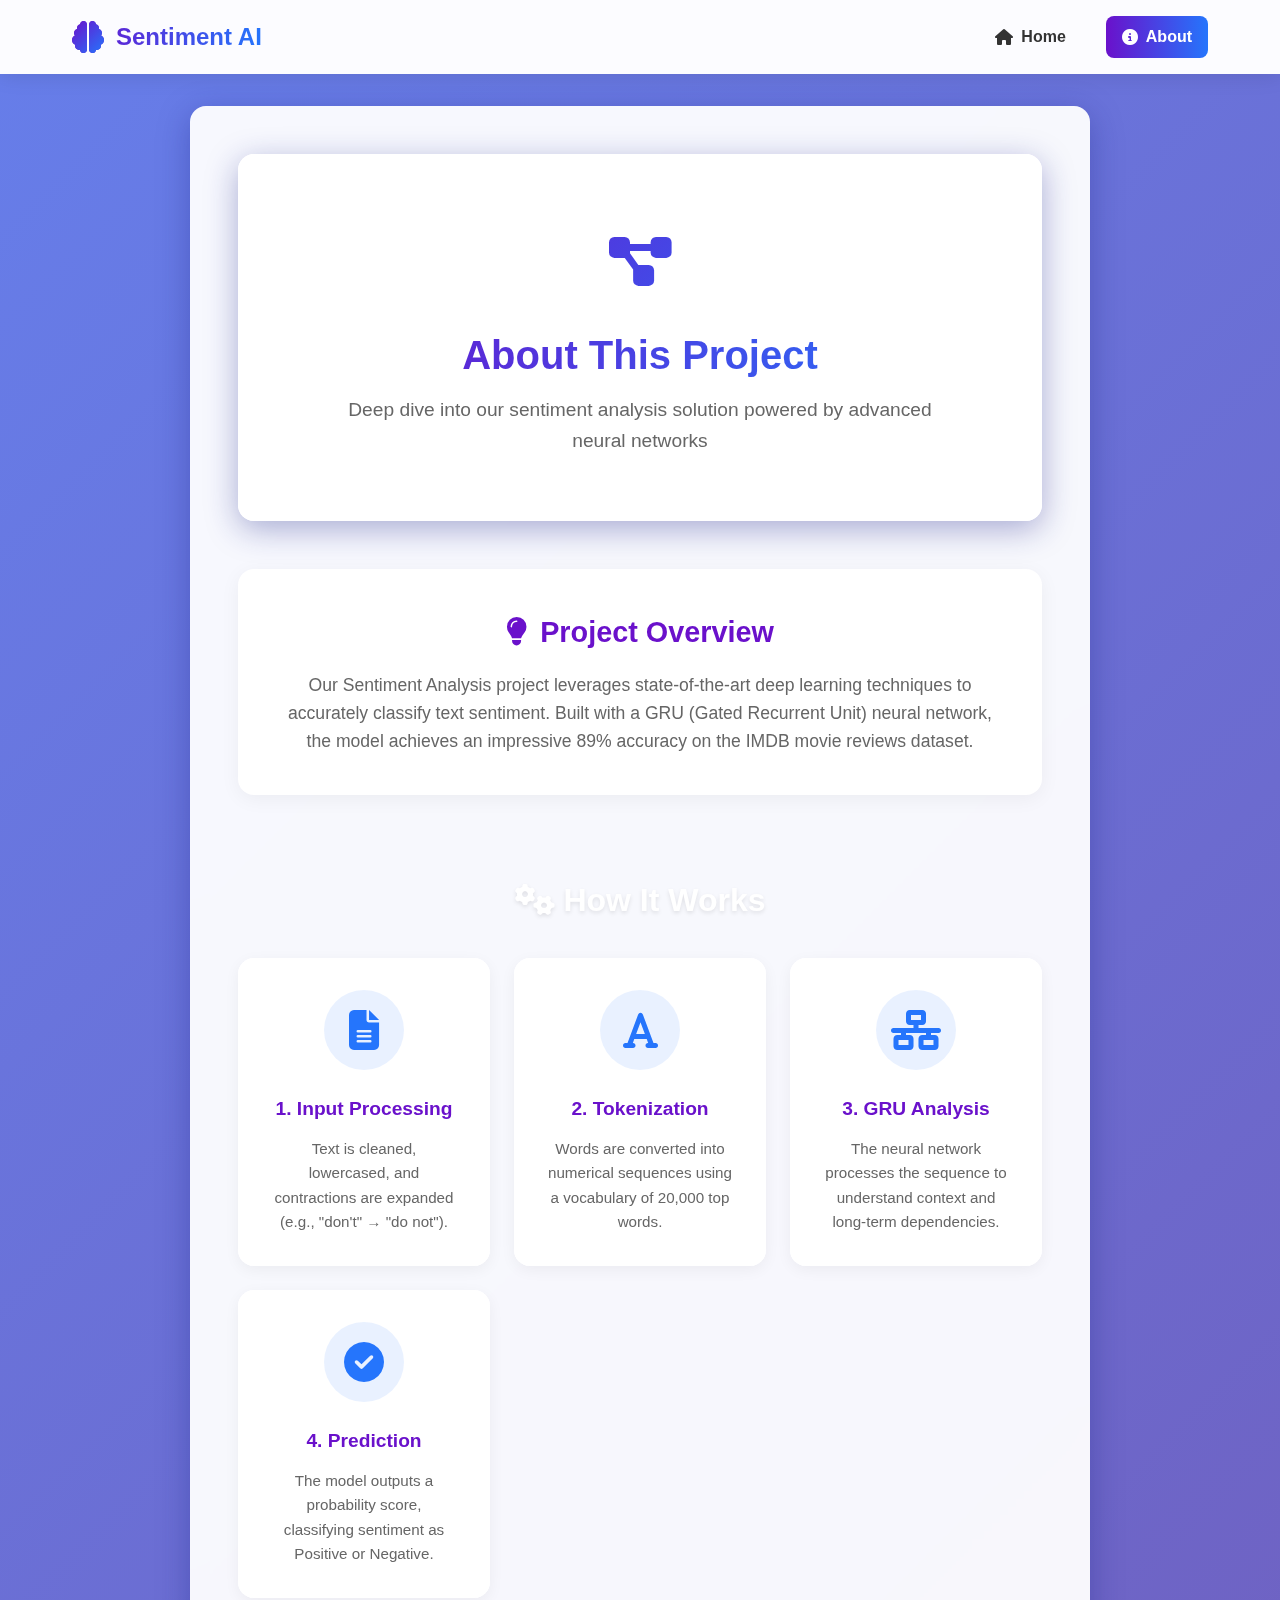
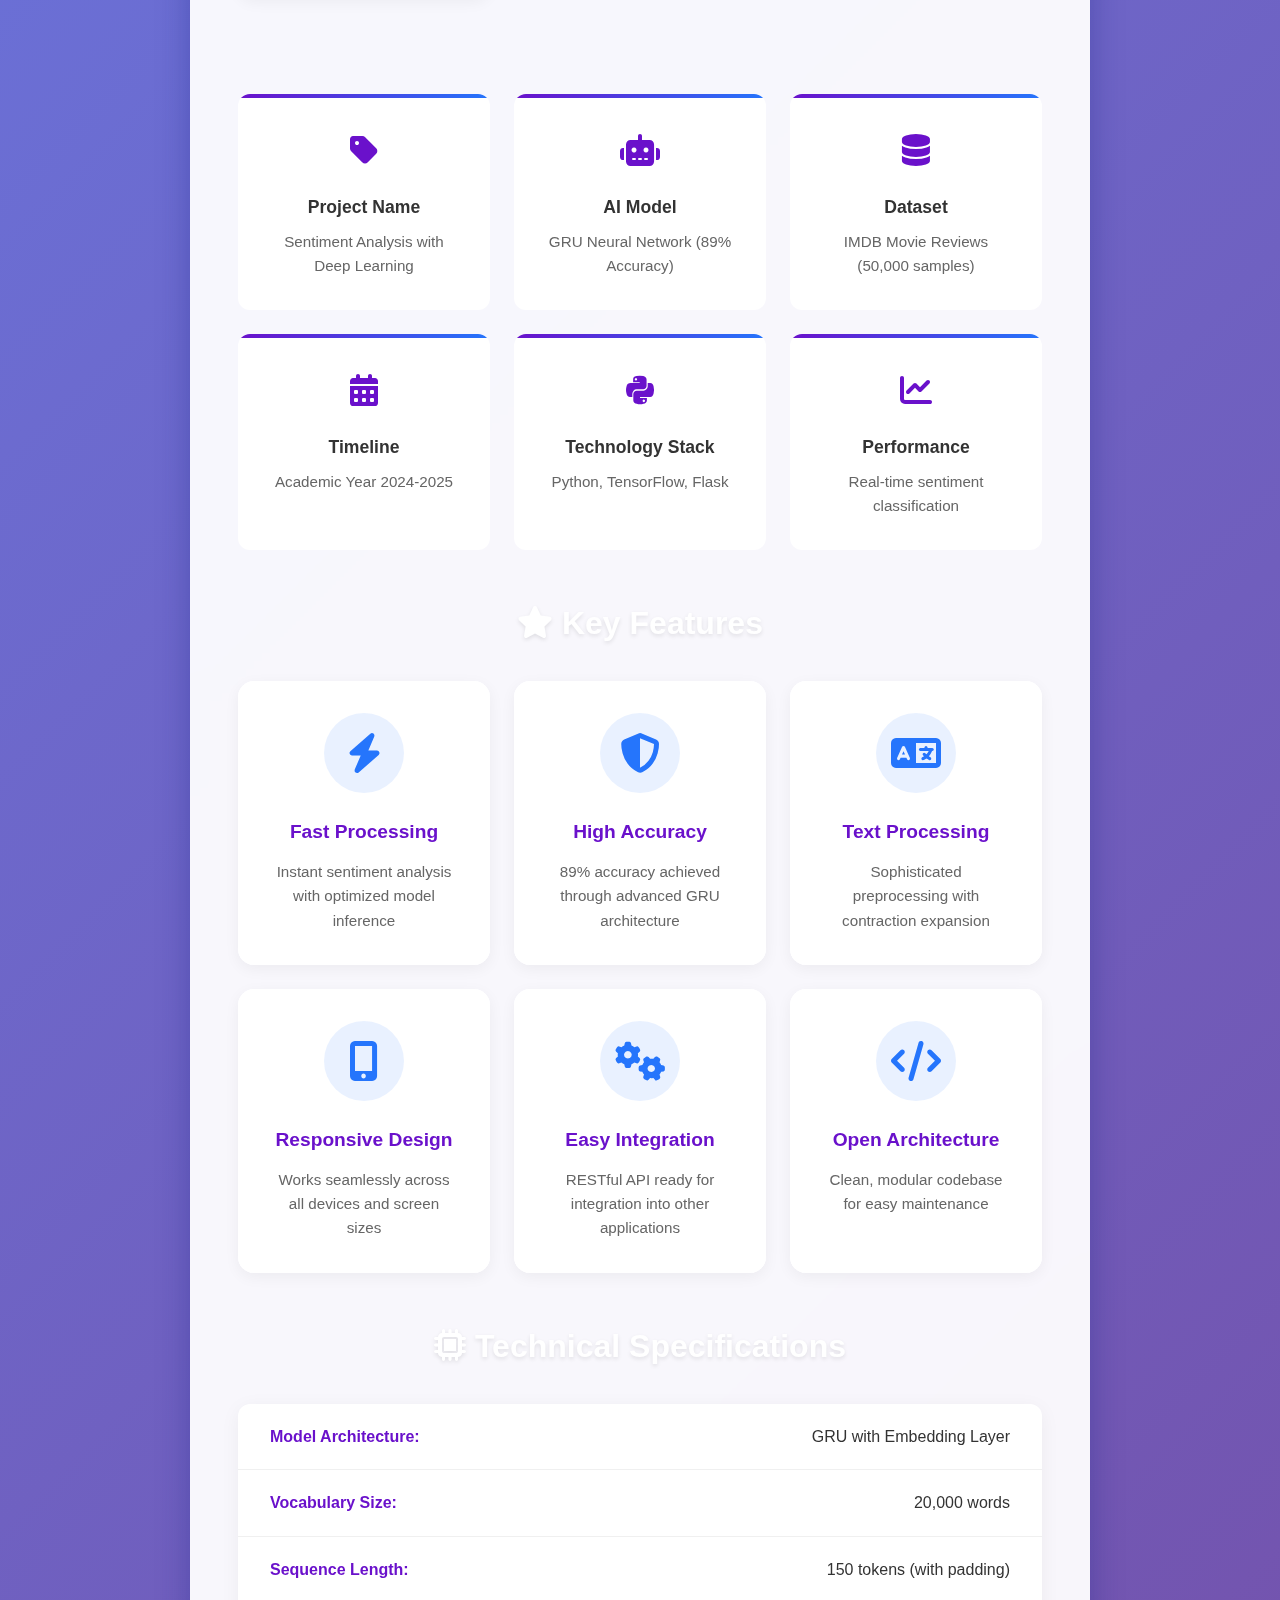
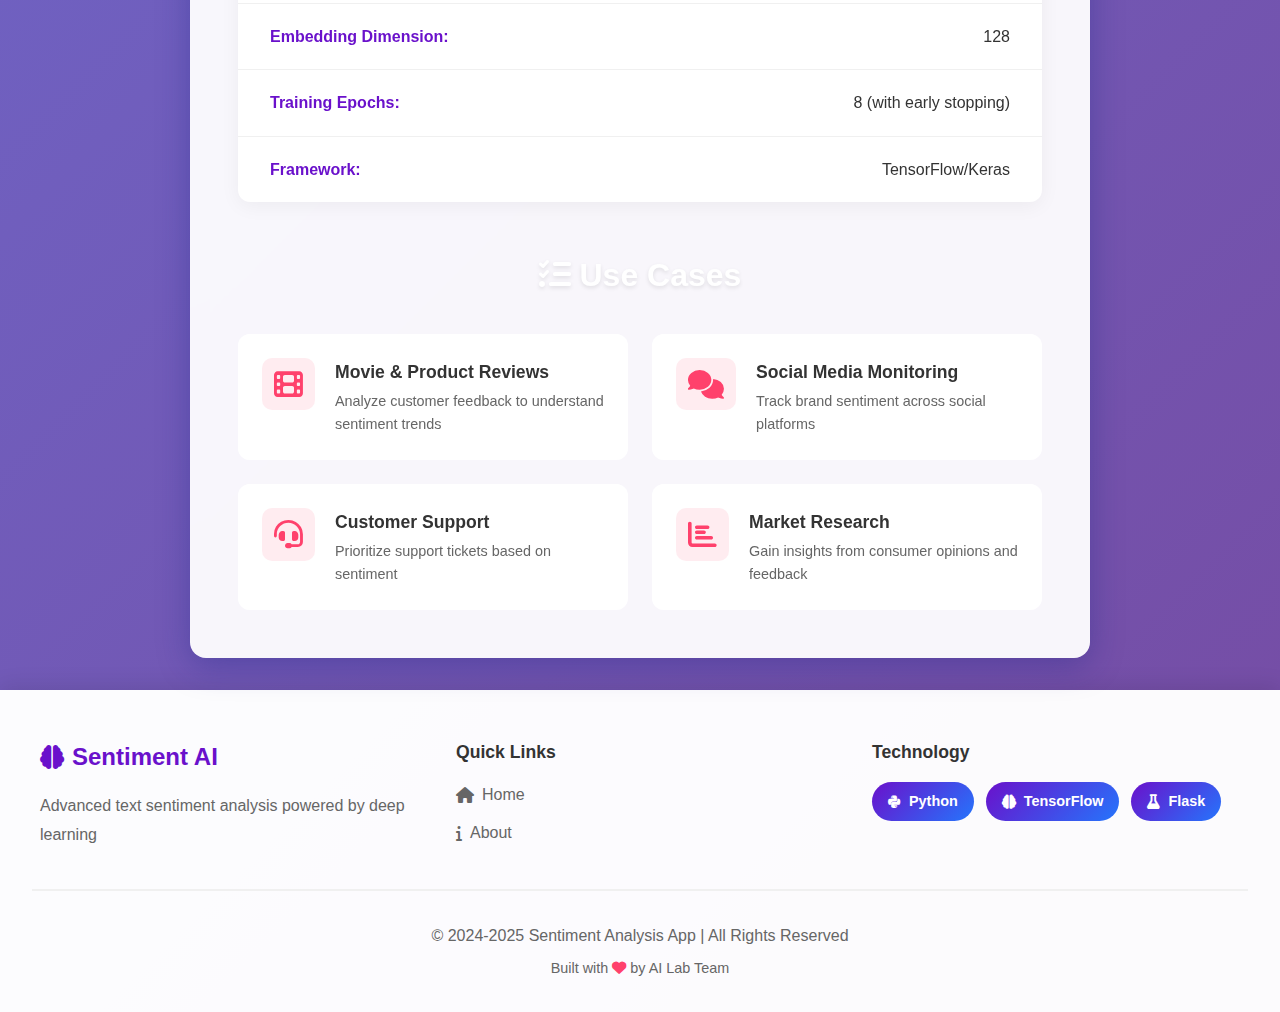
<file: templates/about.html>
<!DOCTYPE html>
<html lang="en">

<head>
    <meta charset="UTF-8">
    <meta name="viewport" content="width=device-width, initial-scale=1.0">
    <title>About Project - Sentiment Analysis</title>
    <link rel="stylesheet" href="/static/styles.css">
    <link rel="stylesheet" href="https://cdnjs.cloudflare.com/ajax/libs/font-awesome/6.5.1/css/all.min.css">
</head>

<body>
    <!-- Top Navigation Header -->
    <nav class="top-nav">
        <div class="nav-container">
            <div class="nav-brand">
                <i class="fas fa-brain"></i>
                <span>Sentiment AI</span>
            </div>
            <div class="nav-links">
                <a href="/" class="nav-link"><i class="fas fa-home"></i> Home</a>
                <a href="/about" class="nav-link active"><i class="fas fa-info-circle"></i> About</a>
            </div>
        </div>
    </nav>

    <div class="container">
        <!-- Page Header -->
        <header class="page-header">
            <div class="page-icon">
                <i class="fas fa-project-diagram"></i>
            </div>
            <h1>About This Project</h1>
            <p class="page-description">Deep dive into our sentiment analysis solution powered by advanced neural
                networks</p>
        </header>

        <!-- Project Overview -->
        <section class="about-section">
            <div class="about-intro">
                <h2><i class="fas fa-lightbulb"></i> Project Overview</h2>
                <p>Our Sentiment Analysis project leverages state-of-the-art deep learning techniques to accurately
                    classify text sentiment. Built with a GRU (Gated Recurrent Unit) neural network, the model achieves
                    an impressive 89% accuracy on the IMDB movie reviews dataset.</p>
            </div>

            <!-- How It Works Section (New) -->
            <div class="features-section" style="margin-top: 2rem;">
                <h2><i class="fas fa-cogs"></i> How It Works</h2>
                <div class="features-grid">
                    <div class="feature-item">
                        <i class="fas fa-file-alt"></i>
                        <h4>1. Input Processing</h4>
                        <p>Text is cleaned, lowercased, and contractions are expanded (e.g., "don't" → "do not").</p>
                    </div>
                    <div class="feature-item">
                        <i class="fas fa-font"></i>
                        <h4>2. Tokenization</h4>
                        <p>Words are converted into numerical sequences using a vocabulary of 20,000 top words.</p>
                    </div>
                    <div class="feature-item">
                        <i class="fas fa-network-wired"></i>
                        <h4>3. GRU Analysis</h4>
                        <p>The neural network processes the sequence to understand context and long-term dependencies.
                        </p>
                    </div>
                    <div class="feature-item">
                        <i class="fas fa-check-circle"></i>
                        <h4>4. Prediction</h4>
                        <p>The model outputs a probability score, classifying sentiment as Positive or Negative.</p>
                    </div>
                </div>
            </div>

            <!-- Project Details Grid -->
            <div class="details-grid" style="margin-top: 3rem;">
                <div class="detail-card">
                    <div class="detail-icon">
                        <i class="fas fa-tag"></i>
                    </div>
                    <h3>Project Name</h3>
                    <p>Sentiment Analysis with Deep Learning</p>
                </div>

                <div class="detail-card">
                    <div class="detail-icon">
                        <i class="fas fa-robot"></i>
                    </div>
                    <h3>AI Model</h3>
                    <p>GRU Neural Network (89% Accuracy)</p>
                </div>

                <div class="detail-card">
                    <div class="detail-icon">
                        <i class="fas fa-database"></i>
                    </div>
                    <h3>Dataset</h3>
                    <p>IMDB Movie Reviews (50,000 samples)</p>
                </div>

                <div class="detail-card">
                    <div class="detail-icon">
                        <i class="fas fa-calendar-alt"></i>
                    </div>
                    <h3>Timeline</h3>
                    <p>Academic Year 2024-2025</p>
                </div>

                <div class="detail-card">
                    <div class="detail-icon">
                        <i class="fab fa-python"></i>
                    </div>
                    <h3>Technology Stack</h3>
                    <p>Python, TensorFlow, Flask</p>
                </div>

                <div class="detail-card">
                    <div class="detail-icon">
                        <i class="fas fa-chart-line"></i>
                    </div>
                    <h3>Performance</h3>
                    <p>Real-time sentiment classification</p>
                </div>
            </div>

            <!-- Features Section -->
            <div class="features-section">
                <h2><i class="fas fa-star"></i> Key Features</h2>
                <div class="features-grid">
                    <div class="feature-item">
                        <i class="fas fa-bolt"></i>
                        <h4>Fast Processing</h4>
                        <p>Instant sentiment analysis with optimized model inference</p>
                    </div>
                    <div class="feature-item">
                        <i class="fas fa-shield-alt"></i>
                        <h4>High Accuracy</h4>
                        <p>89% accuracy achieved through advanced GRU architecture</p>
                    </div>
                    <div class="feature-item">
                        <i class="fas fa-language"></i>
                        <h4>Text Processing</h4>
                        <p>Sophisticated preprocessing with contraction expansion</p>
                    </div>
                    <div class="feature-item">
                        <i class="fas fa-mobile-alt"></i>
                        <h4>Responsive Design</h4>
                        <p>Works seamlessly across all devices and screen sizes</p>
                    </div>
                    <div class="feature-item">
                        <i class="fas fa-cogs"></i>
                        <h4>Easy Integration</h4>
                        <p>RESTful API ready for integration into other applications</p>
                    </div>
                    <div class="feature-item">
                        <i class="fas fa-code"></i>
                        <h4>Open Architecture</h4>
                        <p>Clean, modular codebase for easy maintenance</p>
                    </div>
                </div>
            </div>

            <!-- Technical Details -->
            <div class="technical-section">
                <h2><i class="fas fa-microchip"></i> Technical Specifications</h2>
                <div class="tech-specs">
                    <div class="spec-row">
                        <span class="spec-label">Model Architecture:</span>
                        <span class="spec-value">GRU with Embedding Layer</span>
                    </div>
                    <div class="spec-row">
                        <span class="spec-label">Vocabulary Size:</span>
                        <span class="spec-value">20,000 words</span>
                    </div>
                    <div class="spec-row">
                        <span class="spec-label">Sequence Length:</span>
                        <span class="spec-value">150 tokens (with padding)</span>
                    </div>
                    <div class="spec-row">
                        <span class="spec-label">Embedding Dimension:</span>
                        <span class="spec-value">128</span>
                    </div>
                    <div class="spec-row">
                        <span class="spec-label">Training Epochs:</span>
                        <span class="spec-value">8 (with early stopping)</span>
                    </div>
                    <div class="spec-row">
                        <span class="spec-label">Framework:</span>
                        <span class="spec-value">TensorFlow/Keras</span>
                    </div>
                </div>
            </div>

            <!-- Use Cases -->
            <div class="use-cases-section">
                <h2><i class="fas fa-tasks"></i> Use Cases</h2>
                <div class="use-cases-list">
                    <div class="use-case">
                        <i class="fas fa-film"></i>
                        <div>
                            <h4>Movie & Product Reviews</h4>
                            <p>Analyze customer feedback to understand sentiment trends</p>
                        </div>
                    </div>
                    <div class="use-case">
                        <i class="fas fa-comments"></i>
                        <div>
                            <h4>Social Media Monitoring</h4>
                            <p>Track brand sentiment across social platforms</p>
                        </div>
                    </div>
                    <div class="use-case">
                        <i class="fas fa-headset"></i>
                        <div>
                            <h4>Customer Support</h4>
                            <p>Prioritize support tickets based on sentiment</p>
                        </div>
                    </div>
                    <div class="use-case">
                        <i class="fas fa-chart-bar"></i>
                        <div>
                            <h4>Market Research</h4>
                            <p>Gain insights from consumer opinions and feedback</p>
                        </div>
                    </div>
                </div>
            </div>
        </section>
    </div>

    <!-- Enhanced Footer -->
    <footer class="main-footer">
        <div class="footer-content">
            <div class="footer-section">
                <h3><i class="fas fa-brain"></i> Sentiment AI</h3>
                <p>Advanced text sentiment analysis powered by deep learning</p>
            </div>
            <div class="footer-section">
                <h4>Quick Links</h4>
                <ul class="footer-links">
                    <li><a href="/"><i class="fas fa-home"></i> Home</a></li>
                    <li><a href="/about"><i class="fas fa-info"></i> About</a></li>
                </ul>
            </div>
            <div class="footer-section">
                <h4>Technology</h4>
                <div class="tech-badges">
                    <span class="tech-badge"><i class="fab fa-python"></i> Python</span>
                    <span class="tech-badge"><i class="fas fa-brain"></i> TensorFlow</span>
                    <span class="tech-badge"><i class="fas fa-flask"></i> Flask</span>
                </div>
            </div>
        </div>
        <div class="footer-bottom">
            <p>&copy; 2024-2025 Sentiment Analysis App | All Rights Reserved</p>
            <p class="footer-sub">Built with <i class="fas fa-heart"></i> by AI Lab Team</p>
        </div>
    </footer>

    <script src="/static/script.js"></script>
</body>

</html>
</file>
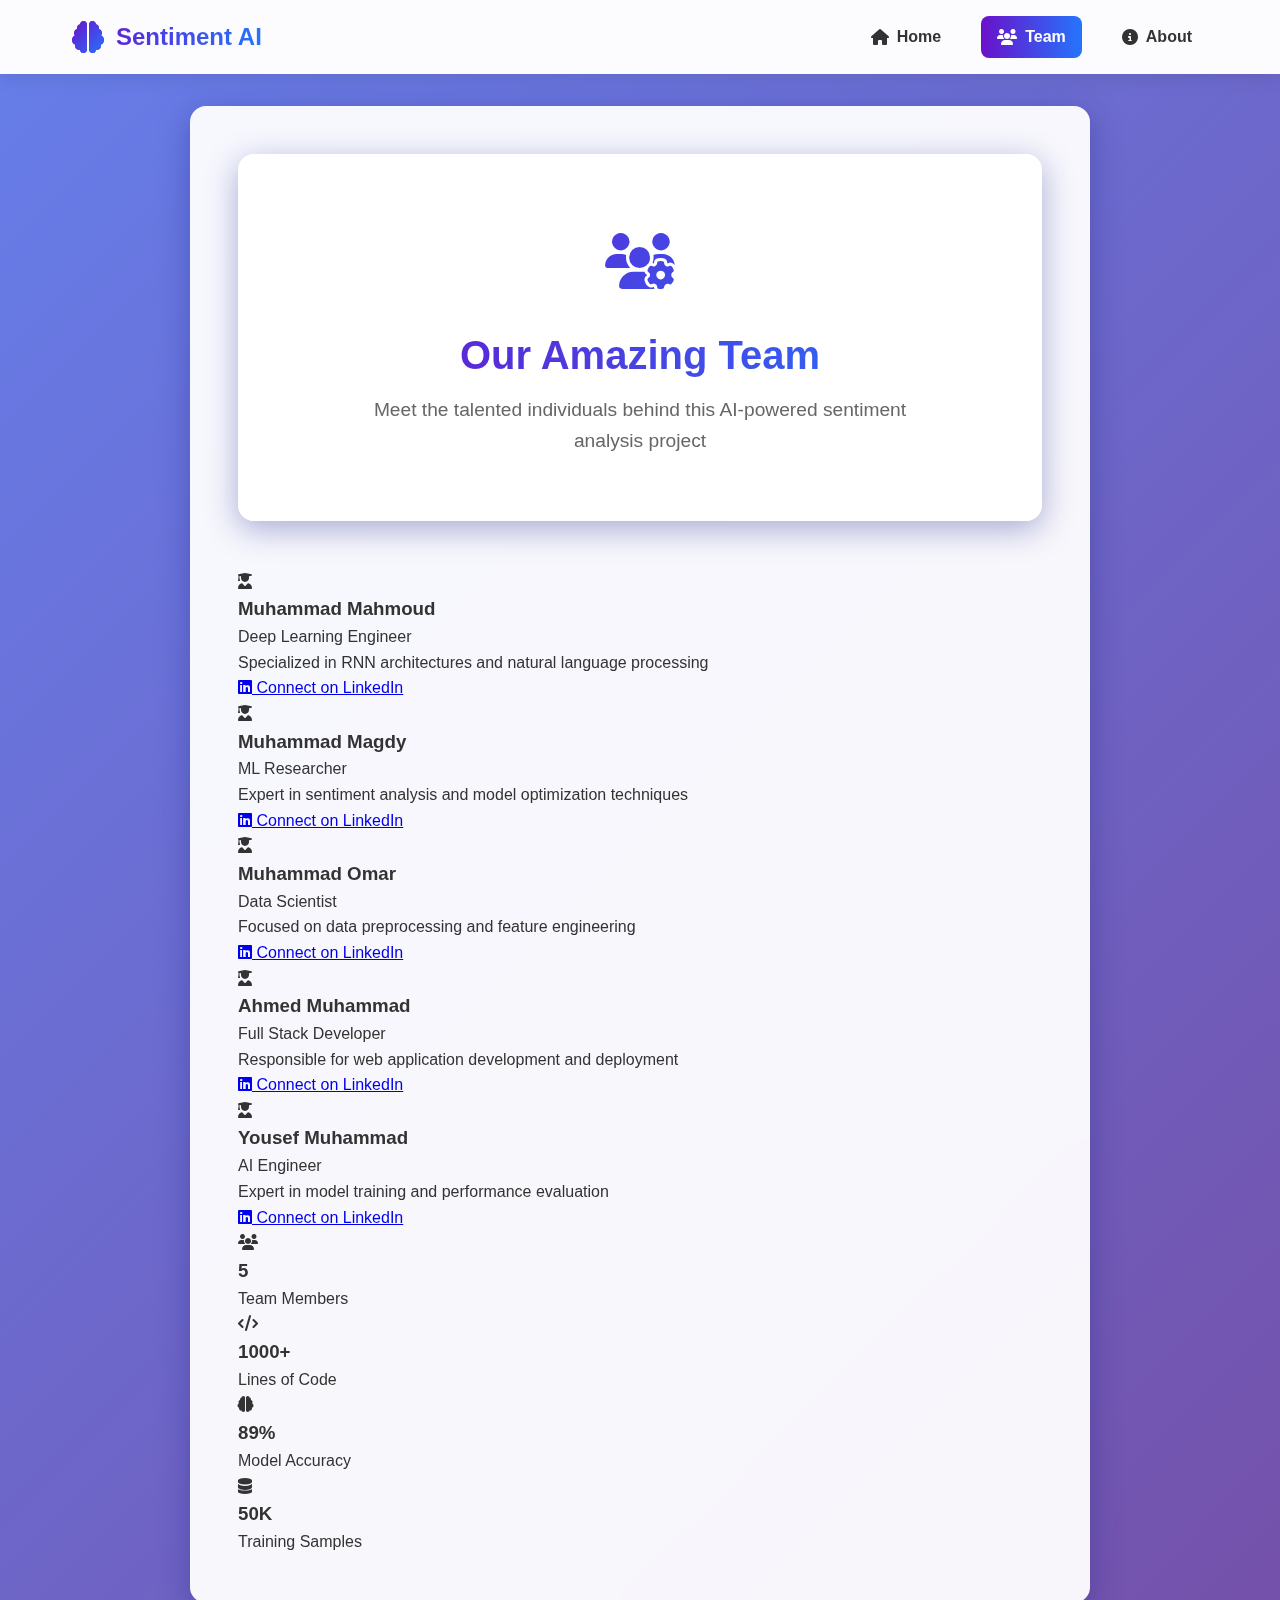
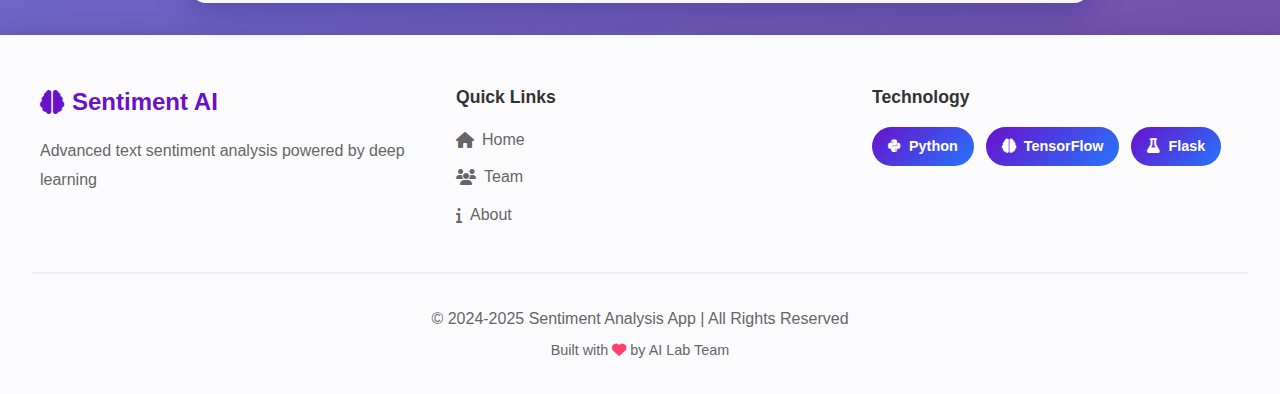
<file: templates/team.html>
<!DOCTYPE html>
<html lang="en">

<head>
    <meta charset="UTF-8">
    <meta name="viewport" content="width=device-width, initial-scale=1.0">
    <title>Our Team - Sentiment Analysis</title>
    <link rel="stylesheet" href="/static/styles.css">
    <link rel="stylesheet" href="https://cdnjs.cloudflare.com/ajax/libs/font-awesome/6.5.1/css/all.min.css">
</head>

<body>
    <!-- Top Navigation Header -->
    <nav class="top-nav">
        <div class="nav-container">
            <div class="nav-brand">
                <i class="fas fa-brain"></i>
                <span>Sentiment AI</span>
            </div>
            <div class="nav-links">
                <a href="/" class="nav-link"><i class="fas fa-home"></i> Home</a>
                <a href="/team" class="nav-link active"><i class="fas fa-users"></i> Team</a>
                <a href="/about" class="nav-link"><i class="fas fa-info-circle"></i> About</a>
            </div>
        </div>
    </nav>

    <div class="container">
        <!-- Page Header -->
        <header class="page-header">
            <div class="page-icon">
                <i class="fas fa-users-cog"></i>
            </div>
            <h1>Our Amazing Team</h1>
            <p class="page-description">Meet the talented individuals behind this AI-powered sentiment analysis project
            </p>
        </header>

        <!-- Team Grid -->
        <section class="team-page">
            <div class="team-grid-large">
                <div class="team-card">
                    <div class="team-card-header">
                        <i class="fas fa-user-graduate team-card-icon"></i>
                    </div>
                    <div class="team-card-body">
                        <h3>Muhammad Mahmoud</h3>
                        <p class="team-role">Deep Learning Engineer</p>
                        <p class="team-bio">Specialized in RNN architectures and natural language processing</p>
                        <a href="https://www.linkedin.com/in/muhmmad-mahmoud/" target="_blank" class="linkedin-btn">
                            <i class="fab fa-linkedin"></i> Connect on LinkedIn
                        </a>
                    </div>
                </div>

                <div class="team-card">
                    <div class="team-card-header">
                        <i class="fas fa-user-graduate team-card-icon"></i>
                    </div>
                    <div class="team-card-body">
                        <h3>Muhammad Magdy</h3>
                        <p class="team-role">ML Researcher</p>
                        <p class="team-bio">Expert in sentiment analysis and model optimization techniques</p>
                        <a href="https://www.linkedin.com/in/mohamed-magdy-ab41681a1/" target="_blank"
                            class="linkedin-btn">
                            <i class="fab fa-linkedin"></i> Connect on LinkedIn
                        </a>
                    </div>
                </div>

                <div class="team-card">
                    <div class="team-card-header">
                        <i class="fas fa-user-graduate team-card-icon"></i>
                    </div>
                    <div class="team-card-body">
                        <h3>Muhammad Omar</h3>
                        <p class="team-role">Data Scientist</p>
                        <p class="team-bio">Focused on data preprocessing and feature engineering</p>
                        <a href="https://www.linkedin.com/in/mohamedomaribrahim/" target="_blank" class="linkedin-btn">
                            <i class="fab fa-linkedin"></i> Connect on LinkedIn
                        </a>
                    </div>
                </div>

                <div class="team-card">
                    <div class="team-card-header">
                        <i class="fas fa-user-graduate team-card-icon"></i>
                    </div>
                    <div class="team-card-body">
                        <h3>Ahmed Muhammad</h3>
                        <p class="team-role">Full Stack Developer</p>
                        <p class="team-bio">Responsible for web application development and deployment</p>
                        <a href="https://www.linkedin.com/in/ahmed-mohamed-ab487125a/" target="_blank"
                            class="linkedin-btn">
                            <i class="fab fa-linkedin"></i> Connect on LinkedIn
                        </a>
                    </div>
                </div>

                <div class="team-card">
                    <div class="team-card-header">
                        <i class="fas fa-user-graduate team-card-icon"></i>
                    </div>
                    <div class="team-card-body">
                        <h3>Yousef Muhammad</h3>
                        <p class="team-role">AI Engineer</p>
                        <p class="team-bio">Expert in model training and performance evaluation</p>
                        <a href="http://www.linkedin.com/in/yousef-mohamed-7940152bb" target="_blank"
                            class="linkedin-btn">
                            <i class="fab fa-linkedin"></i> Connect on LinkedIn
                        </a>
                    </div>
                </div>
            </div>

            <!-- Team Stats -->
            <div class="team-stats">
                <div class="stat-card">
                    <i class="fas fa-users"></i>
                    <h3>5</h3>
                    <p>Team Members</p>
                </div>
                <div class="stat-card">
                    <i class="fas fa-code"></i>
                    <h3>1000+</h3>
                    <p>Lines of Code</p>
                </div>
                <div class="stat-card">
                    <i class="fas fa-brain"></i>
                    <h3>89%</h3>
                    <p>Model Accuracy</p>
                </div>
                <div class="stat-card">
                    <i class="fas fa-database"></i>
                    <h3>50K</h3>
                    <p>Training Samples</p>
                </div>
            </div>
        </section>
    </div>

    <!-- Enhanced Footer -->
    <footer class="main-footer">
        <div class="footer-content">
            <div class="footer-section">
                <h3><i class="fas fa-brain"></i> Sentiment AI</h3>
                <p>Advanced text sentiment analysis powered by deep learning</p>
            </div>
            <div class="footer-section">
                <h4>Quick Links</h4>
                <ul class="footer-links">
                    <li><a href="/"><i class="fas fa-home"></i> Home</a></li>
                    <li><a href="/team"><i class="fas fa-users"></i> Team</a></li>
                    <li><a href="/about"><i class="fas fa-info"></i> About</a></li>
                </ul>
            </div>
            <div class="footer-section">
                <h4>Technology</h4>
                <div class="tech-badges">
                    <span class="tech-badge"><i class="fab fa-python"></i> Python</span>
                    <span class="tech-badge"><i class="fas fa-brain"></i> TensorFlow</span>
                    <span class="tech-badge"><i class="fas fa-flask"></i> Flask</span>
                </div>
            </div>
        </div>
        <div class="footer-bottom">
            <p>&copy; 2024-2025 Sentiment Analysis App | All Rights Reserved</p>
            <p class="footer-sub">Built with <i class="fas fa-heart"></i> by AI Lab Team</p>
        </div>
    </footer>

    <script src="/static/script.js"></script>
</body>

</html>
</file>
<file: static/styles.css>
/* ================================================
   Modern Sentiment Analysis App - Enhanced Styling
   ================================================ */

:root {
    --primary-color: #6a11cb;
    --secondary-color: #2575fc;
    --accent-color: #ff416c;
    --success-color: #10b981;
    --error-color: #ef4444;
    --text-color: #333;
    --text-light: #666;
    --bg-gradient: linear-gradient(135deg, #667eea 0%, #764ba2 100%);
    --card-bg: rgba(255, 255, 255, 0.95);
    --glass-shadow: 0 8px 32px 0 rgba(31, 38, 135, 0.37);
    --border-radius: 16px;
    --transition: all 0.3s cubic-bezier(0.25, 0.8, 0.25, 1);
}

* {
    margin: 0;
    padding: 0;
    box-sizing: border-box;
}

body {
    font-family: 'Inter', -apple-system, BlinkMacSystemFont, 'Segoe UI', Roboto, sans-serif;
    background: var(--bg-gradient);
    color: var(--text-color);
    line-height: 1.6;
    min-height: 100vh;
    display: flex;
    flex-direction: column;
}

/* ====== Top Navigation ====== */
.top-nav {
    background: rgba(255, 255, 255, 0.98);
    backdrop-filter: blur(10px);
    box-shadow: 0 2px 20px rgba(0, 0, 0, 0.1);
    position: sticky;
    top: 0;
    z-index: 1000;
    padding: 1rem 0;
}

.nav-container {
    max-width: 1200px;
    margin: 0 auto;
    padding: 0 2rem;
    display: flex;
    justify-content: space-between;
    align-items: center;
}

.nav-brand {
    display: flex;
    align-items: center;
    gap: 0.75rem;
    font-size: 1.5rem;
    font-weight: 800;
    background: linear-gradient(to right, var(--primary-color), var(--secondary-color));
    -webkit-background-clip: text;
    background-clip: text;
    -webkit-text-fill-color: transparent;
}

.nav-brand i {
    font-size: 2rem;
    background: linear-gradient(135deg, var(--primary-color), var(--secondary-color));
    -webkit-background-clip: text;
    background-clip: text;
    -webkit-text-fill-color: transparent;
}

.nav-links {
    display: flex;
    gap: 1.5rem;
}

.nav-link {
    text-decoration: none;
    color: var(--text-color);
    font-weight: 600;
    padding: 0.5rem 1rem;
    border-radius: 8px;
    transition: var(--transition);
    display: flex;
    align-items: center;
    gap: 0.5rem;
}

.nav-link:hover,
.nav-link.active {
    background: linear-gradient(to right, var(--primary-color), var(--secondary-color));
    color: white;
}

/* ====== Container ====== */
.container {
    width: 100%;
    max-width: 900px;
    margin: 2rem auto;
    padding: 3rem;
    background: var(--card-bg);
    backdrop-filter: blur(8px);
    border-radius: var(--border-radius);
    box-shadow: var(--glass-shadow);
    animation: slideUp 0.6s ease-out;
}

/* ====== Hero Header ====== */
.hero-header {
    text-align: center;
    margin-bottom: 3rem;
    padding-bottom: 2rem;
    border-bottom: 2px solid rgba(106, 17, 203, 0.1);
}

.hero-icon {
    font-size: 4rem;
    background: linear-gradient(135deg, var(--primary-color), var(--secondary-color));
    -webkit-background-clip: text;
    background-clip: text;
    -webkit-text-fill-color: transparent;
    margin-bottom: 1rem;
}

.hero-header h1 {
    font-size: 3rem;
    background: linear-gradient(to right, var(--primary-color), var(--secondary-color));
    -webkit-background-clip: text;
    background-clip: text;
    -webkit-text-fill-color: transparent;
    font-weight: 900;
    margin-bottom: 0.75rem;
    letter-spacing: -1px;
}

.tagline {
    font-size: 1.25rem;
    color: var(--text-light);
    font-weight: 500;
}

.tagline-sub {
    margin-top: 0.5rem;
    font-size: 0.95rem;
    color: var(--primary-color);
    font-weight: 600;
}

/* ====== Analysis Card ====== */
.analysis-card {
    background: white;
    padding: 2.5rem;
    border-radius: 12px;
    box-shadow: 0 4px 20px rgba(0, 0, 0, 0.08);
}

.form-group {
    margin-bottom: 1.5rem;
}

.input-label {
    display: flex;
    align-items: center;
    gap: 0.5rem;
    font-weight: 700;
    color: var(--primary-color);
    font-size: 1.05rem;
    margin-bottom: 0.75rem;
}

.input-label i {
    font-size: 1.2rem;
}

.processed-label {
    color: var(--secondary-color);
}

textarea {
    width: 100%;
    padding: 1rem;
    border: 2px solid #e5e7eb;
    border-radius: 10px;
    font-size: 1rem;
    font-family: inherit;
    resize: vertical;
    min-height: 120px;
    transition: var(--transition);
    background: #f9fafb;
}

textarea:focus {
    outline: none;
    border-color: var(--secondary-color);
    background: white;
    box-shadow: 0 0 0 4px rgba(37, 117, 252, 0.1);
}

.cleaned_text {
    background: #f0f9ff;
    border-color: #bfdbfe;
    color: var(--text-light);
}

/* ====== Button ====== */
.submitBtn {
    width: 100%;
    background: linear-gradient(to right, var(--primary-color), var(--secondary-color));
    color: white;
    padding: 1rem 2rem;
    border: none;
    border-radius: 12px;
    cursor: pointer;
    font-size: 1.1rem;
    font-weight: 700;
    text-transform: uppercase;
    letter-spacing: 0.5px;
    transition: var(--transition);
    box-shadow: 0 4px 15px rgba(106, 17, 203, 0.4);
    display: flex;
    align-items: center;
    justify-content: center;
    gap: 0.75rem;
    margin-top: 1.5rem;
}

.submitBtn:hover {
    transform: translateY(-2px);
    box-shadow: 0 6px 25px rgba(106, 17, 203, 0.5);
}

.submitBtn:active {
    transform: translateY(0);
}

/* ====== Result Card ====== */
.result {
    margin-top: 2rem;
    padding: 2rem;
    background: linear-gradient(135deg, #e0f2fe 0%, #ddd6fe 100%);
    border-radius: 12px;
    text-align: center;
    animation: fadeIn 0.5s ease-in-out;
    border: 2px solid rgba(255, 255, 255, 0.8);
}

.result-icon {
    font-size: 3.5rem;
    margin-bottom: 1rem;
}

.result-icon i {
    filter: drop-shadow(0 4px 8px rgba(0, 0, 0, 0.15));
}

.result h2 {
    color: var(--primary-color);
    font-size: 1.75rem;
    margin-bottom: 1rem;
    font-weight: 800;
}

.highlight {
    font-weight: 900;
    font-size: 1.8rem;
    text-transform: uppercase;
    letter-spacing: 1px;
}

.highlight.positive {
    color: var(--success-color);
}

.highlight.negative {
    color: var(--error-color);
}

.highlight.unknown {
    color: var(--text-light);
}

/* ====== Info Toggles ====== */
.info-toggles {
    display: flex;
    gap: 1rem;
    justify-content: center;
    margin: 2rem 0;
}

.info-btn {
    background: white;
    color: var(--primary-color);
    border: 2px solid var(--primary-color);
    padding: 0.75rem 1.5rem;
    border-radius: 10px;
    cursor: pointer;
    font-size: 1rem;
    font-weight: 600;
    transition: var(--transition);
    display: flex;
    align-items: center;
    gap: 0.5rem;
}

.info-btn:hover {
    background: var(--primary-color);
    color: white;
    transform: translateY(-2px);
    box-shadow: 0 4px 12px rgba(106, 17, 203, 0.3);
}

/* ====== Info Sections ====== */
.info-section {
    margin-top: 2rem;
    padding: 2.5rem;
    background: white;
    border-radius: 12px;
    box-shadow: 0 4px 20px rgba(0, 0, 0, 0.08);
    animation: slideUp 0.4s ease-out;
}

.section-header {
    display: flex;
    align-items: center;
    gap: 1rem;
    margin-bottom: 2rem;
    padding-bottom: 1rem;
    border-bottom: 2px solid #f0f0f0;
}

.section-header i {
    font-size: 2rem;
    color: var(--primary-color);
}

.section-header h2 {
    color: var(--primary-color);
    font-size: 1.75rem;
    font-weight: 800;
}

.hidden {
    display: none !important;
}

/* ====== Team Grid ====== */
.team-grid {
    display: grid;
    grid-template-columns: repeat(auto-fit, minmax(200px, 1fr));
    gap: 1.5rem;
}

.team-member {
    text-align: center;
    padding: 1.5rem;
    background: #f9fafb;
    border-radius: 12px;
    transition: var(--transition);
}

.team-member:hover {
    transform: translateY(-5px);
    box-shadow: 0 8px 20px rgba(0, 0, 0, 0.1);
    background: white;
}

.member-icon {
    font-size: 4rem;
    color: var(--primary-color);
    margin-bottom: 1rem;
}

.team-member h3 {
    font-size: 1.1rem;
    color: var(--text-color);
    margin-bottom: 1rem;
    font-weight: 700;
}

.linkedin-link {
    display: inline-flex;
    align-items: center;
    gap: 0.5rem;
    color: #0077b5;
    text-decoration: none;
    font-weight: 600;
    font-size: 0.95rem;
    padding: 0.5rem 1rem;
    border: 2px solid #0077b5;
    border-radius: 8px;
    transition: var(--transition);
}

.linkedin-link:hover {
    background: #0077b5;
    color: white;
}

/* ====== Project Details ====== */
.project-details {
    display: grid;
    gap: 1.25rem;
}

.detail-item {
    display: flex;
    align-items: center;
    gap: 1rem;
    padding: 1.25rem;
    background: #f9fafb;
    border-radius: 10px;
    border-left: 4px solid var(--primary-color);
}

.detail-item i {
    font-size: 1.5rem;
    color: var(--primary-color);
}

.detail-item strong {
    color: var(--primary-color);
    margin-right: 0.5rem;
}

/* ====== Footer ====== */
.main-footer {
    margin-top: auto;
    background: rgba(255, 255, 255, 0.98);
    padding: 3rem 2rem 1.5rem;
    box-shadow: 0 -4px 20px rgba(0, 0, 0, 0.1);
}

.footer-content {
    max-width: 1200px;
    margin: 0 auto;
    display: grid;
    grid-template-columns: repeat(auto-fit, minmax(250px, 1fr));
    gap: 3rem;
    margin-bottom: 2rem;
}

.footer-section h3 {
    color: var(--primary-color);
    font-size: 1.5rem;
    margin-bottom: 1rem;
    font-weight: 800;
    display: flex;
    align-items: center;
    gap: 0.5rem;
}

.footer-section h4 {
    color: var(--text-color);
    font-size: 1.1rem;
    margin-bottom: 1rem;
    font-weight: 700;
}

.footer-section p {
    color: var(--text-light);
    line-height: 1.8;
}

.footer-links {
    list-style: none;
}

.footer-links li {
    margin-bottom: 0.75rem;
}

.footer-links a {
    color: var(--text-light);
    text-decoration: none;
    transition: var(--transition);
    display: flex;
    align-items: center;
    gap: 0.5rem;
}

.footer-links a:hover {
    color: var(--primary-color);
    transform: translateX(5px);
}

.tech-badges {
    display: flex;
    flex-wrap: wrap;
    gap: 0.75rem;
}

.tech-badge {
    display: inline-flex;
    align-items: center;
    gap: 0.5rem;
    padding: 0.5rem 1rem;
    background: linear-gradient(135deg, var(--primary-color), var(--secondary-color));
    color: white;
    border-radius: 20px;
    font-size: 0.9rem;
    font-weight: 600;
}

.footer-bottom {
    text-align: center;
    padding-top: 2rem;
    border-top: 2px solid #f0f0f0;
    color: var(--text-light);
}

.footer-bottom p {
    margin-bottom: 0.5rem;
}

.footer-sub {
    font-size: 0.9rem;
}

.fa-heart {
    color: var(--accent-color);
}

/* ====== About Page Styles (Enhanced) ====== */
.page-header {
    text-align: center;
    margin-bottom: 3rem;
    padding: 4rem 3rem;
    background: var(--card-bg);
    border-radius: var(--border-radius);
    box-shadow: var(--glass-shadow);
    backdrop-filter: blur(8px);
    animation: slideUp 0.6s ease-out;
}

.page-icon {
    font-size: 3.5rem;
    background: linear-gradient(135deg, var(--primary-color), var(--secondary-color));
    -webkit-background-clip: text;
    background-clip: text;
    -webkit-text-fill-color: transparent;
    margin-bottom: 1rem;
}

.page-header h1 {
    font-size: 2.5rem;
    margin-bottom: 0.5rem;
    background: linear-gradient(to right, var(--primary-color), var(--secondary-color));
    -webkit-background-clip: text;
    background-clip: text;
    -webkit-text-fill-color: transparent;
    font-weight: 900;
}

.page-description {
    color: var(--text-light);
    font-size: 1.2rem;
    max-width: 600px;
    margin: 0 auto;
}

.about-section {
    display: flex;
    flex-direction: column;
    gap: 3rem;
}

.about-intro {
    background: white;
    padding: 2.5rem;
    border-radius: var(--border-radius);
    box-shadow: 0 4px 20px rgba(0, 0, 0, 0.05);
    text-align: center;
}

.about-intro h2 {
    color: var(--primary-color);
    font-size: 1.8rem;
    margin-bottom: 1rem;
    display: flex;
    align-items: center;
    justify-content: center;
    gap: 0.75rem;
}

.about-intro p {
    font-size: 1.1rem;
    max-width: 800px;
    margin: 0 auto;
    color: var(--text-light);
}

.features-section h2,
.technical-section h2,
.use-cases-section h2 {
    color: white;
    text-align: center;
    font-size: 2rem;
    margin-bottom: 2rem;
    text-shadow: 0 2px 4px rgba(0, 0, 0, 0.1);
}

.features-grid {
    display: grid;
    grid-template-columns: repeat(auto-fit, minmax(220px, 1fr));
    gap: 1.5rem;
}

.feature-item {
    background: rgba(255, 255, 255, 0.9);
    padding: 2rem;
    border-radius: var(--border-radius);
    text-align: center;
    transition: var(--transition);
    backdrop-filter: blur(5px);
    box-shadow: 0 4px 15px rgba(0, 0, 0, 0.05);
}

.feature-item:hover {
    transform: translateY(-5px);
    background: white;
    box-shadow: 0 10px 30px rgba(0, 0, 0, 0.1);
}

.feature-item i {
    font-size: 2.5rem;
    color: var(--secondary-color);
    margin-bottom: 1.5rem;
    background: rgba(37, 117, 252, 0.1);
    width: 80px;
    height: 80px;
    line-height: 80px;
    border-radius: 50%;
    display: inline-block;
}

.feature-item h4 {
    color: var(--primary-color);
    font-size: 1.2rem;
    margin-bottom: 0.75rem;
    font-weight: 700;
}

.feature-item p {
    font-size: 0.95rem;
    color: var(--text-light);
}

.details-grid {
    display: grid;
    grid-template-columns: repeat(auto-fit, minmax(250px, 1fr));
    gap: 1.5rem;
}

.detail-card {
    background: white;
    padding: 2rem;
    border-radius: 12px;
    display: flex;
    flex-direction: column;
    align-items: center;
    text-align: center;
    transition: var(--transition);
    position: relative;
    overflow: hidden;
}

.detail-card::before {
    content: '';
    position: absolute;
    top: 0;
    left: 0;
    width: 100%;
    height: 4px;
    background: linear-gradient(to right, var(--primary-color), var(--secondary-color));
}

.detail-card:hover {
    transform: translateY(-5px);
    box-shadow: 0 8px 25px rgba(0, 0, 0, 0.1);
}

.detail-icon {
    font-size: 2rem;
    color: var(--primary-color);
    margin-bottom: 1rem;
}

.detail-card h3 {
    font-size: 1.1rem;
    margin-bottom: 0.5rem;
    color: var(--text-color);
}

.detail-card p {
    color: var(--text-light);
    font-weight: 500;
    font-size: 0.95rem;
}

.tech-specs {
    background: white;
    border-radius: 12px;
    overflow: hidden;
    box-shadow: 0 4px 20px rgba(0, 0, 0, 0.05);
}

.spec-row {
    display: flex;
    justify-content: space-between;
    padding: 1.25rem 2rem;
    border-bottom: 1px solid #f0f0f0;
    transition: var(--transition);
}

.spec-row:last-child {
    border-bottom: none;
}

.spec-row:hover {
    background: #f8fafc;
}

.spec-label {
    font-weight: 700;
    color: var(--primary-color);
    display: flex;
    align-items: center;
    gap: 0.5rem;
}

.spec-value {
    color: var(--text-color);
    font-weight: 500;
    text-align: right;
}

.use-cases-list {
    display: grid;
    grid-template-columns: repeat(auto-fit, minmax(300px, 1fr));
    gap: 1.5rem;
}

.use-case {
    background: rgba(255, 255, 255, 0.9);
    padding: 1.5rem;
    border-radius: 12px;
    display: flex;
    align-items: flex-start;
    gap: 1.25rem;
    transition: var(--transition);
    backdrop-filter: blur(5px);
}

.use-case:hover {
    background: white;
    transform: translateX(5px);
    box-shadow: 0 5px 15px rgba(0, 0, 0, 0.05);
}

.use-case i {
    font-size: 1.8rem;
    color: var(--accent-color);
    background: rgba(255, 65, 108, 0.1);
    padding: 12px;
    border-radius: 10px;
}

.use-case h4 {
    color: var(--text-color);
    margin-bottom: 0.25rem;
    font-size: 1.1rem;
}

.use-case p {
    font-size: 0.9rem;
    color: var(--text-light);
}

/* ====== Animations ====== */
@keyframes fadeIn {
    from {
        opacity: 0;
    }

    to {
        opacity: 1;
    }
}

@keyframes slideUp {
    from {
        opacity: 0;
        transform: translateY(20px);
    }

    to {
        opacity: 1;
        transform: translateY(0);
    }
}

/* ====== Responsive Design ====== */
@media (max-width: 768px) {
    .nav-container {
        flex-direction: column;
        gap: 1rem;
    }

    .nav-links {
        gap: 0.75rem;
    }

    .nav-link {
        font-size: 0.9rem;
        padding: 0.4rem 0.8rem;
    }

    .container {
        padding: 1.5rem;
        margin: 1rem;
    }

    .hero-header h1 {
        font-size: 2rem;
    }

    .analysis-card {
        padding: 1.5rem;
    }

    .info-toggles {
        flex-direction: column;
    }

    .team-grid {
        grid-template-columns: 1fr;
    }

    .footer-content {
        grid-template-columns: 1fr;
        gap: 2rem;
    }

    .features-grid,
    .details-grid,
    .use-cases-list {
        grid-template-columns: 1fr;
    }

    .spec-row {
        flex-direction: column;
        gap: 0.5rem;
        text-align: left;
    }

    .spec-value {
        text-align: left;
    }
}
</file>
